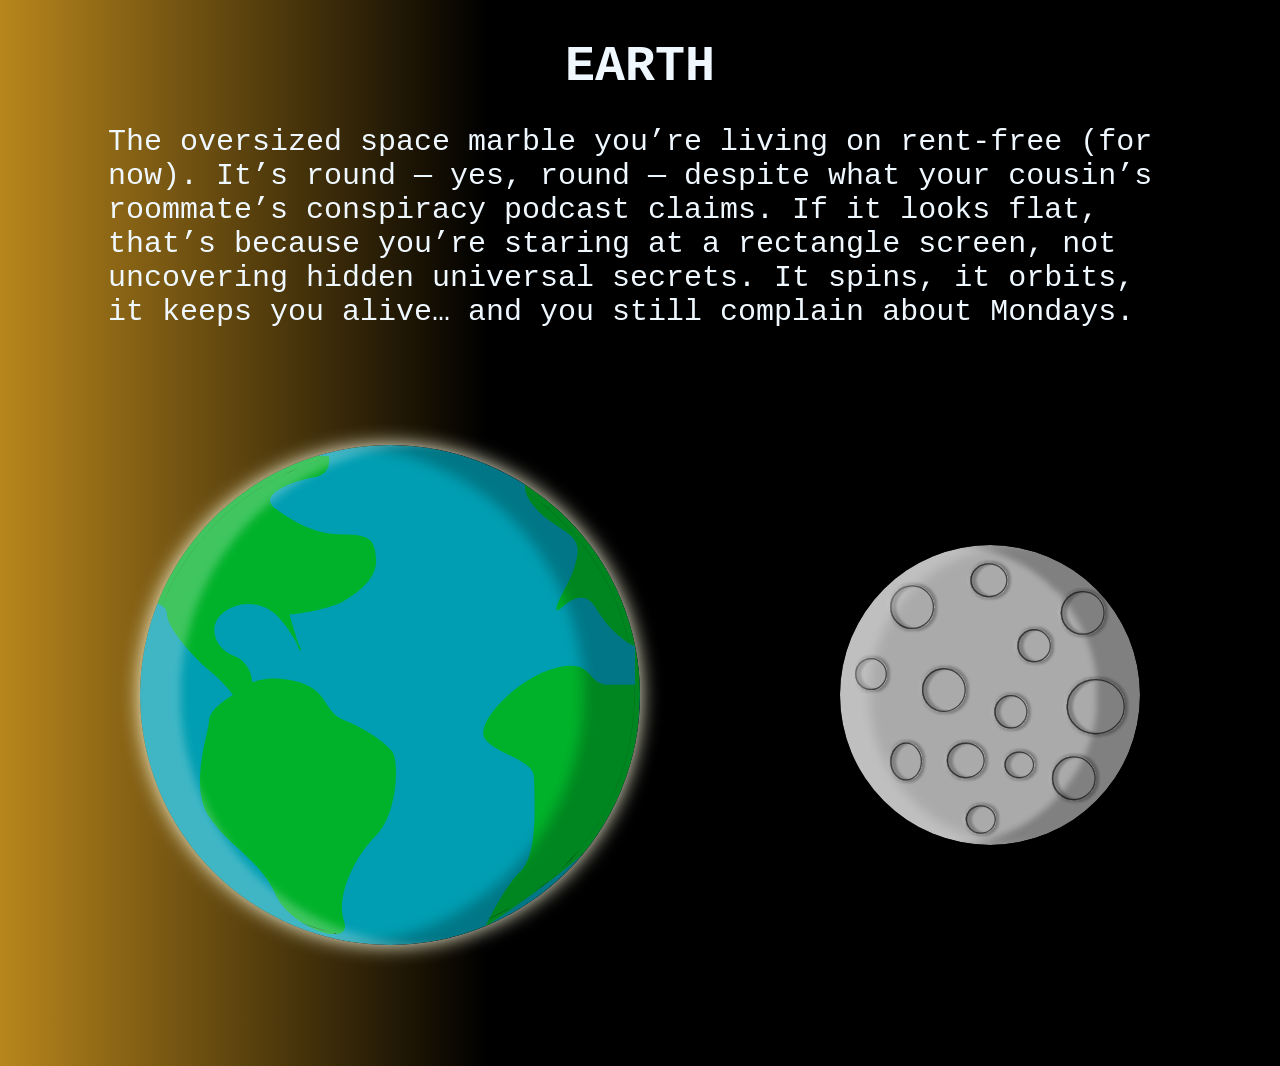
<file: index.html>
<!-- Chat GPT prompt "I need a quick description about the earth. Make it sarcastic like your talking to young adults. something like "if you havent noticed youre on the earth and it is clearing round. Dont be fooled by the flat earthers, the earth is a sphere even though it appears flat here cause this a screen" something funny" Chat then gave answer and I promted "even sassier". After I promted "great now make one about the moon"-->

<!DOCTYPE html>
<html lang="en">
  <head>
    <meta charset="UTF-8">
    <meta name="viewport" content="width=device-width, initial-scale=1.0">
    <title>Homepage</title>
    <link rel="stylesheet" href="screen.css">
  </head>
  <body>
    <h1>EARTH</h1>
    <p>
      The oversized space marble you’re living on rent-free (for now). It’s round — yes, round — despite what your cousin’s roommate’s conspiracy podcast claims. If it looks flat, that’s because you’re staring at a rectangle screen, not uncovering hidden universal secrets. It spins, it orbits, it keeps you alive… and you still complain about Mondays.
    </p>
    <nav>
      <ul>
        <li><a href="index.html" class="earth-earthpage"><img src="Earth.svg" alt="Earth"></a></li>
        <li><a href="about.html" class="moon-earthpage"><img src="Moon.svg" alt="Moon"></a></li>
      </ul>
    </nav>
    <script src="index.js"></script>
  </body>
</html>
</file>
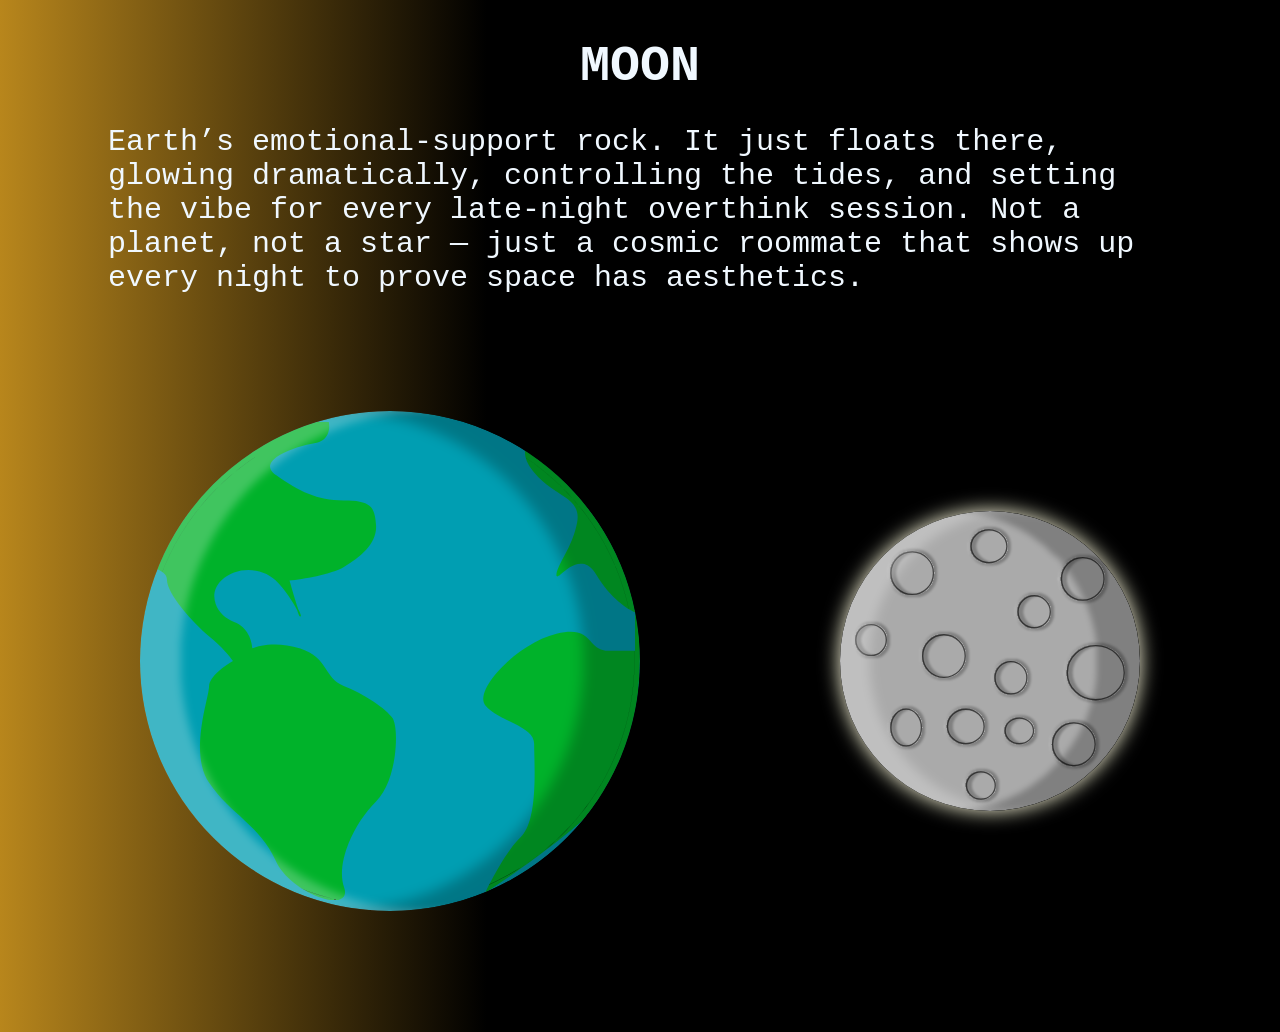
<file: about.html>
<!DOCTYPE html>
<html lang="en">
  <head>
    <meta charset="UTF-8">
    <meta name="viewport" content="width=device-width, initial-scale=1.0">
    <title>Homepage</title>
    <link rel="stylesheet" href="screen.css">
  </head>
  <body>
    <h1>MOON</h1>
    <p>
      Earth’s emotional-support rock. It just floats there, glowing dramatically, controlling the tides, and setting the vibe for every late-night overthink session. Not a planet, not a star — just a cosmic roommate that shows up every night to prove space has aesthetics.
    </p>
    <nav>
      <ul>
        <li><a href="index.html" class="earth-moonpage"><img src="Earth.svg" alt="Earth"></a></li>
        <li><a href="about.html" class="moon-moonpage"><img src="Moon.svg" alt="Moon"></a></li>
      </ul>
    </nav>
    <script src="index.js"></script>
  </body>
</html>
</file>
<file: screen.css>
/* Add screen styles below */
a.active {
    font-weight: bold;
}

body {
    background: #b8861c;
    background: linear-gradient(90deg,rgba(184, 134, 28, 1) 0%, rgba(0, 0, 0, 1) 38%);
    font-family: 'Courier New', Courier, monospace;
    color: aliceblue;
}

h1 {
    text-align: center;
    margin: 0 auto;
    padding: 30px;
    font-size: 50px;
}

p {
    text-align: left;
    align-items: center;
    margin: 0 auto;
    padding: 0px 100px 100px 100px;
    font-size: 30px;
}

nav ul {
    display: flex;
    flex-direction: row;
    list-style: none;
    align-items: center;
    justify-content: center;
    gap: 200px;
    padding: 0px 20px 100px 20px;
}


.earth-earthpage {
    display: inline-block;
    border-radius: 50%;
    transition: transform 0.3s ease;
    box-shadow: 0 0 20px #fffddf;
}

.earth-earthpage img {
    max-width: 500px;
    width: 100%;
    border-radius: 50%;
    display: block;
}

.earth-earthpage:hover {
    transform: scale(1.1);
}

.moon-earthpage {
    display: inline-block;
    border-radius: 50%;
    transition: transform 0.3s ease;
}

.moon-earthpage img {
    max-width: 300px;
    width: 100%;
    border-radius: 50%;
    display: block;
}

.moon-earthpage:hover {
    transform: scale(1.1);
}





.earth-moonpage {
    display: inline-block;
    border-radius: 50%;
    transition: transform 0.3s ease;
}

.earth-moonpage img {
    max-width: 500px;
    width: 100%;
    border-radius: 50%;
    display: block;
}

.earth-moonpage:hover {
    transform: scale(1.1);
}

.moon-moonpage {
    display: inline-block;
    border-radius: 50%;
    transition: transform 0.3s ease;
    box-shadow: 0 0 20px #fffddf;
}

.moon-moonpage img {
    max-width: 300px;
    width: 100%;
    border-radius: 50%;
    display: block;
}

.moon-moonpage:hover {
    transform: scale(1.1);
}
</file>
